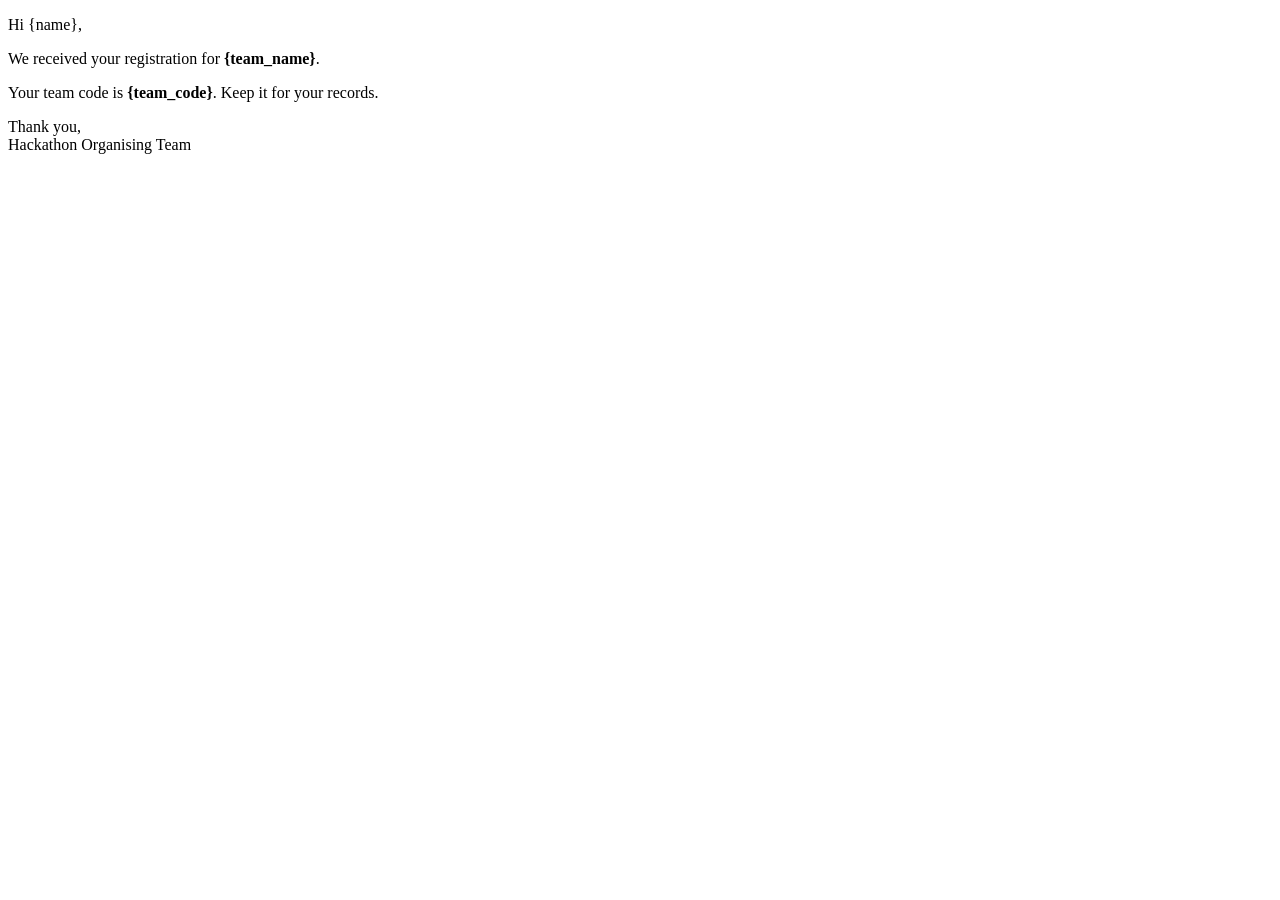
<file: email_template.html>
<!doctype html>
<html lang="en">
  <body>
    <p>Hi {name},</p>
    <p>We received your registration for <strong>{team_name}</strong>.</p>
    <p>Your team code is <strong>{team_code}</strong>. Keep it for your records.</p>
    <p>Thank you,<br>Hackathon Organising Team</p>
  </body>
</html>
</file>
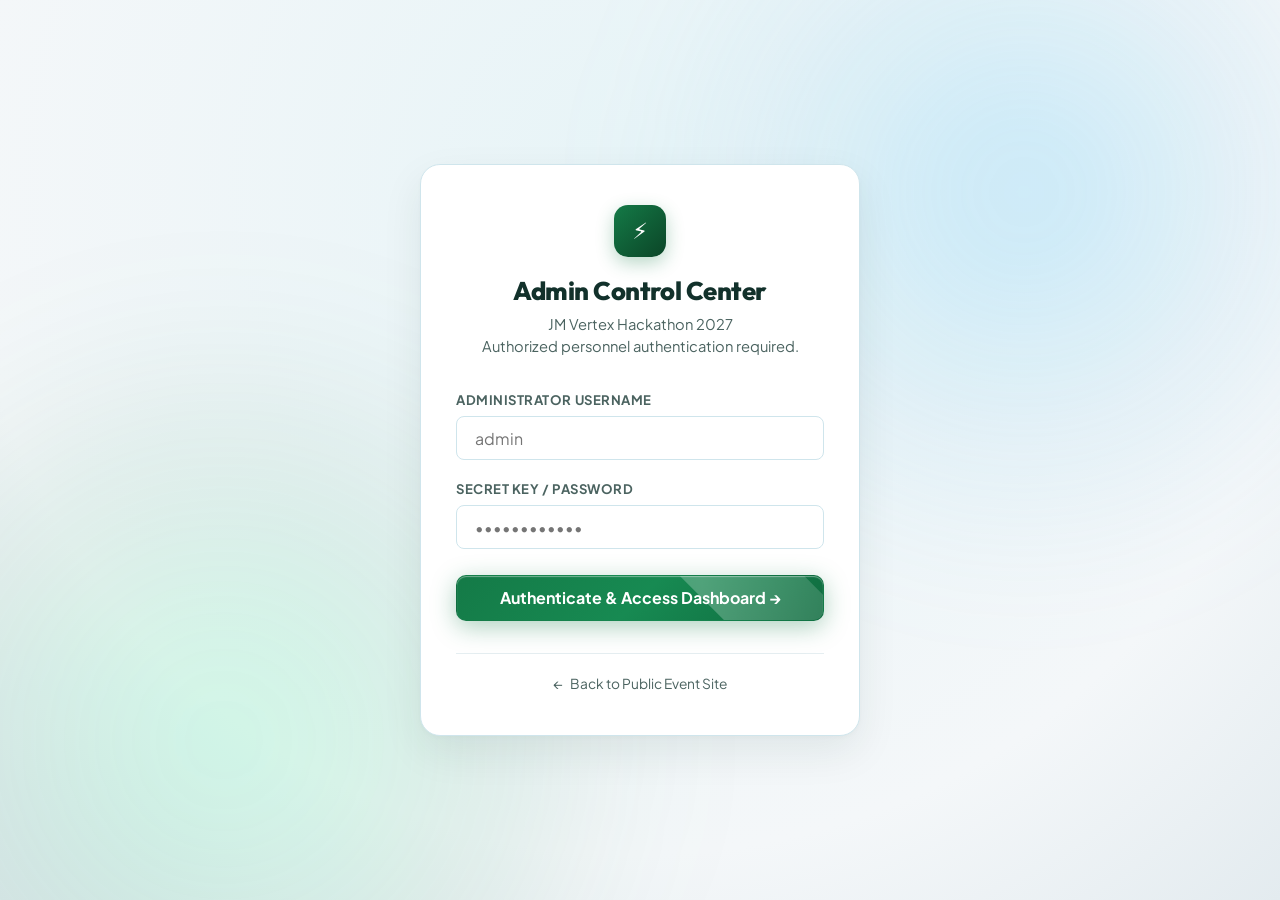
<file: static/admin-login.html>
<!doctype html>
<html lang="en">
<head>
  <meta charset="utf-8">
  <meta name="viewport" content="width=device-width, initial-scale=1">
  <title>Admin Portal Access · JM Vertex Hackathon 2027</title>

  <!-- Favicon -->
  <link rel="icon" type="image/svg+xml" href="data:image/svg+xml,%3Csvg xmlns='http://www.w3.org/2000/svg' viewBox='0 0 32 32'%3E%3Crect width='32' height='32' rx='8' fill='%23147A47'/%3E%3Cpath d='M8 8 L24 24 M24 8 L8 24' stroke='%235BB8E8' stroke-width='4' stroke-linecap='round'/%3E%3C/svg%3E">

  <!-- Fonts & Theme CSS -->
  <link rel="preconnect" href="https://fonts.googleapis.com">
  <link rel="preconnect" href="https://fonts.gstatic.com" crossorigin>
  <link rel="stylesheet" href="/static/css/theme.css">
  <style>
    body {
      min-height: 100vh;
      display: grid;
      place-items: center;
      background: radial-gradient(circle at 50% 20%, #E7F4F7 0%, #F4F7F9 70%, #E3EBEF 100%);
      padding: 1.5rem 1rem;
      margin: 0;
    }
    .admin-login-card {
      background: #FFFFFF;
      border: 1.5px solid #CFE5EC;
      border-radius: 20px;
      padding: 2.5rem 2.2rem;
      box-shadow: 0 16px 40px rgba(18, 49, 43, 0.08), 0 2px 6px rgba(18, 49, 43, 0.03);
      position: relative;
      overflow: hidden;
    }
    .admin-login-card::before {
      content: "";
      position: absolute;
      top: 0;
      left: 0;
      right: 0;
      height: 4px;
      background: linear-gradient(90deg, var(--green), var(--cyan), var(--green-dark));
    }
    .login-icon-badge {
      width: 52px;
      height: 52px;
      border-radius: 14px;
      background: linear-gradient(135deg, var(--green), #0B4527);
      display: grid;
      place-items: center;
      color: #FFFFFF;
      font-size: 1.4rem;
      margin: 0 auto 1.2rem;
      box-shadow: 0 6px 18px rgba(20, 122, 71, 0.3);
    }
  </style>
</head>
<body>

  <main style="width:min(440px, 100%);">
    <div class="admin-login-card">
      <div style="text-align:center; margin-bottom:2rem;">
        <div class="login-icon-badge">⚡</div>
        <h2 style="font-size:1.6rem; font-weight:800; color:var(--text); margin-bottom:0.4rem; letter-spacing:-0.02em;">Admin Control Center</h2>
        <p class="muted" style="font-size:0.92rem; margin:0; line-height:1.5;">JM Vertex Hackathon 2027<br>Authorized personnel authentication required.</p>
      </div>

      <form id="adminLoginForm" novalidate>
        <div id="loginError" class="status err" hidden style="margin-bottom:1.2rem; font-size:0.88rem; padding:0.75rem 1rem; border-radius:10px;"></div>

        <div class="field" style="margin-bottom:1.1rem;">
          <label for="adm_user" style="font-size:0.82rem; font-weight:700; text-transform:uppercase; letter-spacing:0.04em; color:#4B6360; margin-bottom:0.4rem; display:block;">Administrator Username</label>
          <input type="text" id="adm_user" name="username" class="admin-input-control" placeholder="admin" required autocomplete="username" style="width:100%; height:44px;">
        </div>

        <div class="field" style="margin-bottom:1.6rem;">
          <label for="adm_pass" style="font-size:0.82rem; font-weight:700; text-transform:uppercase; letter-spacing:0.04em; color:#4B6360; margin-bottom:0.4rem; display:block;">Secret Key / Password</label>
          <input type="password" id="adm_pass" name="password" class="admin-input-control" placeholder="••••••••••••" required autocomplete="current-password" style="width:100%; height:44px;">
        </div>

        <button type="submit" class="btn btn-primary" id="btnLoginSubmit" style="width:100%; height:46px; font-size:1rem; font-weight:700; border-radius:10px;">
          Authenticate & Access Dashboard →
        </button>
      </form>

      <div style="text-align:center; margin-top:2rem; padding-top:1.2rem; border-top:1px solid #E5EEF1; font-size:0.86rem;">
        <a href="/" class="muted" style="text-decoration:none; display:inline-flex; align-items:center; gap:0.4rem; color:#4B6360;">
          <span>←</span> Back to Public Event Site
        </a>
      </div>
    </div>
  </main>

  <script src="/static/js/common.js"></script>
  <script>
    (() => {
      const { $, postJSON, setLoading } = HK;
      const form = $("#adminLoginForm");
      const errBox = $("#loginError");
      const submitBtn = $("#btnLoginSubmit");

      form.addEventListener("submit", async (e) => {
        e.preventDefault();
        errBox.hidden = true;
        setLoading(submitBtn, true);

        const username = form.username.value.trim();
        const password = form.password.value;

        if (!username || !password) {
          errBox.hidden = false;
          errBox.textContent = "Please enter both username and password.";
          setLoading(submitBtn, false);
          return;
        }

        try {
          const res = await postJSON("/api/admin/login", { username, password });
          if (res && res.ok) {
            if (res.token) {
              try {
                localStorage.setItem("hackathon_admin_token", res.token);
              } catch {}
              document.cookie = `hackathon_admin_session=${res.token}; path=/; max-age=43200; SameSite=Lax`;
            }
            // Navigate directly to /admin with query token fallback to guarantee session entry
            window.location.href = "/admin?token=" + encodeURIComponent(res.token || "");
          } else {
            errBox.hidden = false;
            errBox.textContent = "Authentication failed. Please verify your credentials.";
          }
        } catch (err) {
          errBox.hidden = false;
          errBox.textContent = err.detail || err.message || "Invalid username or password. Access denied.";
        } finally {
          setLoading(submitBtn, false);
        }
      });
    })();
  </script>
</body>
</html>
</file>
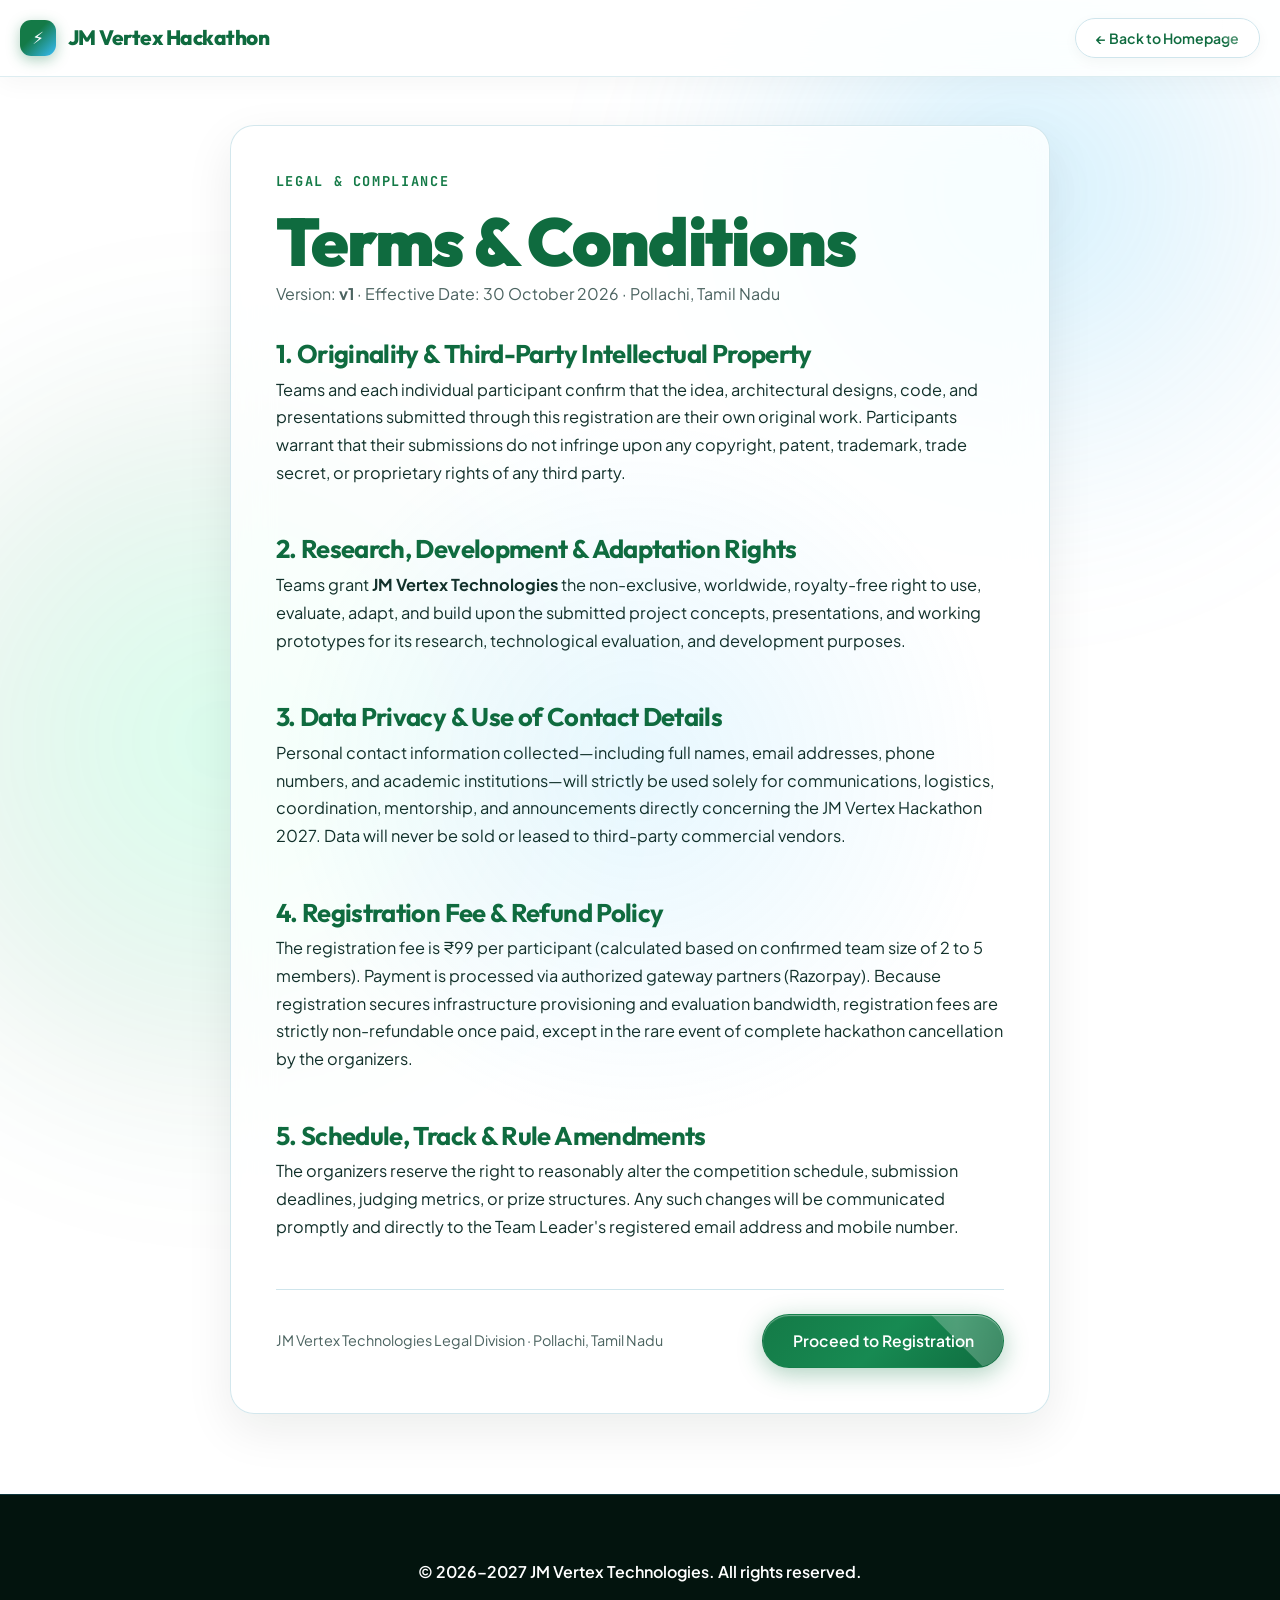
<file: static/terms.html>
<!doctype html>
<html lang="en">
<head>
  <meta charset="utf-8">
  <meta name="viewport" content="width=device-width, initial-scale=1">
  <title>Terms & Conditions · JM Vertex Hackathon 2027</title>
  <meta name="description" content="Official Terms and Conditions for JM Vertex Hackathon 2027 registration and project submissions in Pollachi, Tamil Nadu.">

  <!-- Favicon -->
  <link rel="icon" type="image/svg+xml" href="data:image/svg+xml,%3Csvg xmlns='http://www.w3.org/2000/svg' viewBox='0 0 32 32'%3E%3Crect width='32' height='32' rx='8' fill='%23147A47'/%3E%3Cpath d='M8 8 L24 24 M24 8 L8 24' stroke='%235BB8E8' stroke-width='4' stroke-linecap='round'/%3E%3C/svg%3E">

  <!-- Fonts & Theme CSS -->
  <link rel="preconnect" href="https://fonts.googleapis.com">
  <link rel="preconnect" href="https://fonts.gstatic.com" crossorigin>
  <link rel="stylesheet" href="/static/css/theme.css">
</head>
<body>

  <!-- Navigation -->
  <header class="nav">
    <div class="container nav-inner">
      <a class="brand" href="/">
        <span class="brand-mark" aria-hidden="true">⚡</span>
        <span class="brand-text">JM Vertex Hackathon</span>
      </a>
      <a class="btn btn-outline btn-sm" href="/">← Back to Homepage</a>
    </div>
  </header>

  <main class="container" style="padding:3rem 0 5rem; max-width:820px;" id="main">
    <div class="glass-panel">
      <span class="section-tag">LEGAL & COMPLIANCE</span>
      <h1>Terms & Conditions</h1>
      <p class="muted">Version: <strong>v1</strong> · Effective Date: 30 October 2026 · Pollachi, Tamil Nadu</p>

      <div style="margin:2rem 0; display:grid; gap:2rem; font-size:1.02rem; line-height:1.7;">
        <div>
          <h3 style="color:var(--green-dark); margin-bottom:0.4rem;">1. Originality & Third-Party Intellectual Property</h3>
          <p>
            Teams and each individual participant confirm that the idea, architectural designs, code, and presentations submitted through this registration are their own original work. Participants warrant that their submissions do not infringe upon any copyright, patent, trademark, trade secret, or proprietary rights of any third party.
          </p>
        </div>

        <div>
          <h3 style="color:var(--green-dark); margin-bottom:0.4rem;">2. Research, Development & Adaptation Rights</h3>
          <p>
            Teams grant <strong>JM Vertex Technologies</strong> the non-exclusive, worldwide, royalty-free right to use, evaluate, adapt, and build upon the submitted project concepts, presentations, and working prototypes for its research, technological evaluation, and development purposes.
          </p>
        </div>

        <div>
          <h3 style="color:var(--green-dark); margin-bottom:0.4rem;">3. Data Privacy & Use of Contact Details</h3>
          <p>
            Personal contact information collected—including full names, email addresses, phone numbers, and academic institutions—will strictly be used solely for communications, logistics, coordination, mentorship, and announcements directly concerning the JM Vertex Hackathon 2027. Data will never be sold or leased to third-party commercial vendors.
          </p>
        </div>

        <div>
          <h3 style="color:var(--green-dark); margin-bottom:0.4rem;">4. Registration Fee & Refund Policy</h3>
          <p>
            The registration fee is ₹99 per participant (calculated based on confirmed team size of 2 to 5 members). Payment is processed via authorized gateway partners (Razorpay). Because registration secures infrastructure provisioning and evaluation bandwidth, registration fees are strictly non-refundable once paid, except in the rare event of complete hackathon cancellation by the organizers.
          </p>
        </div>

        <div>
          <h3 style="color:var(--green-dark); margin-bottom:0.4rem;">5. Schedule, Track & Rule Amendments</h3>
          <p>
            The organizers reserve the right to reasonably alter the competition schedule, submission deadlines, judging metrics, or prize structures. Any such changes will be communicated promptly and directly to the Team Leader's registered email address and mobile number.
          </p>
        </div>
      </div>

      <div style="border-top:1px solid var(--border); padding-top:1.5rem; display:flex; justify-content:space-between; align-items:center;">
        <span class="muted" style="font-size:0.9rem;">JM Vertex Technologies Legal Division · Pollachi, Tamil Nadu</span>
        <a class="btn btn-primary" href="/register">Proceed to Registration</a>
      </div>
    </div>
  </main>

  <footer class="footer">
    <div class="container" style="text-align:center;">
      <p style="color:#FFFFFF !important; opacity:1 !important; margin:0; font-weight:600;">© 2026–2027 JM Vertex Technologies. All rights reserved.</p>
    </div>
  </footer>
</body>
</html>
</file>
<file: static/css/theme.css>
/* ==========================================================================
   JM VERTEX HACKATHON 2027 · 3D WEBFLOW AWWWARDS DESIGN SYSTEM
   Strict Brand Palette: Green (#147A47) + Light Blue (#5BB8E8) + White (#FFFFFF)
   Deep Dark Obsidian Accents (#041610) · Reactive 3D Glassmorphism · WCAG AA
   ========================================================================== */

@import url('https://fonts.googleapis.com/css2?family=JetBrains+Mono:wght@400;500;600;700&family=Outfit:wght@400;500;600;700;800;900&family=Plus+Jakarta+Sans:wght@300;400;500;600;700;800&family=Space+Grotesk:wght@500;600;700&display=swap');

:root {
  /* Brand Core Colors (Requirement Document Section 3) */
  --green: #147A47;
  --green-hover: #0F6B3F;
  --green-dark: #0F6B3F;
  --green-tint: #E6F6EC;
  --green-glow: rgba(20, 122, 71, 0.35);

  --blue: #5BB8E8;
  --blue-pale: #E3F3FC;
  --blue-tint: #F0F9FF;
  --blue-glow: rgba(91, 184, 232, 0.4);

  --white: #FFFFFF;
  --text: #12312B;
  --text-muted: #4B6360;
  --border: #CFE5EC;
  --border-light: rgba(207, 229, 236, 0.7);

  /* Webflow Showcase Dark & Neon Holographic Extensions */
  --dark-obsidian: #03140E;
  --dark-surface: #07261C;
  --dark-card: rgba(6, 30, 22, 0.75);
  --dark-border: rgba(56, 189, 248, 0.28);
  --neon-emerald: #00FF87;
  --neon-cyan: #38BDF8;
  --neon-blue: #5BB8E8;

  --error: #C62828;
  --error-bg: #FFEBEE;
  --warn: #B26A00;
  --warn-bg: #FFF8E1;

  /* Ultimate Glassmorphism Tokens */
  --glass-bg: rgba(255, 255, 255, 0.82);
  --glass-bg-hover: rgba(255, 255, 255, 0.94);
  --glass-border: rgba(207, 229, 236, 0.9);
  --glass-specular: rgba(255, 255, 255, 0.95);
  --glass-shadow: 0 16px 48px rgba(3, 20, 14, 0.08);
  --glass-blur: blur(20px) saturate(180%);

  /* Typography */
  --font-heading: 'Outfit', 'Space Grotesk', system-ui, sans-serif;
  --font-body: 'Plus Jakarta Sans', system-ui, -apple-system, sans-serif;
  --font-mono: 'JetBrains Mono', monospace;

  --radius-sm: 8px;
  --radius-md: 14px;
  --radius-lg: 24px;
  --radius-full: 9999px;

  --transition-fast: 0.15s ease;
  --transition-smooth: 0.35s cubic-bezier(0.16, 1, 0.3, 1);
  --transition-bounce: 0.5s cubic-bezier(0.34, 1.56, 0.64, 1);
}

*, *::before, *::after {
  box-sizing: border-box;
  margin: 0;
  padding: 0;
}

html {
  scroll-behavior: smooth;
  scroll-padding-top: 84px;
}

body {
  font-family: var(--font-body);
  color: var(--text);
  background-color: var(--white);
  line-height: 1.6;
  font-size: 16px;
  -webkit-font-smoothing: antialiased;
  overflow-x: hidden;
  position: relative;
}

/* Ambient 3D Cyber Aurora Light Mesh in Background */
body::before {
  content: "";
  position: fixed;
  top: -15vw;
  right: -10vw;
  width: 60vw;
  height: 60vw;
  border-radius: 50%;
  background: radial-gradient(circle, rgba(56, 189, 248, 0.22) 0%, rgba(91, 184, 232, 0.08) 45%, transparent 75%);
  pointer-events: none;
  z-index: -2;
  filter: blur(60px);
  animation: float-aurora-1 18s ease-in-out infinite alternate;
}

body::after {
  content: "";
  position: fixed;
  bottom: -20vw;
  left: -15vw;
  width: 65vw;
  height: 65vw;
  border-radius: 50%;
  background: radial-gradient(circle, rgba(0, 255, 135, 0.16) 0%, rgba(20, 122, 71, 0.08) 50%, transparent 75%);
  pointer-events: none;
  z-index: -2;
  filter: blur(70px);
  animation: float-aurora-2 22s ease-in-out infinite alternate;
}

@keyframes float-aurora-1 {
  0% { transform: translate(0, 0) scale(1); }
  100% { transform: translate(-8vw, 10vw) scale(1.15); }
}

@keyframes float-aurora-2 {
  0% { transform: translate(0, 0) scale(1); }
  100% { transform: translate(10vw, -8vw) scale(1.1); }
}

/* Typography */
h1, h2, h3, h4, h5, h6 {
  font-family: var(--font-heading);
  color: var(--green-dark);
  line-height: 1.18;
  font-weight: 700;
  letter-spacing: -0.025em;
}

h1 { font-size: clamp(2.4rem, 6vw, 4.2rem); font-weight: 900; }
h2 { font-size: clamp(1.8rem, 4vw, 2.8rem); font-weight: 800; }
h3 { font-size: clamp(1.25rem, 2.5vw, 1.6rem); font-weight: 700; }
h4 { font-size: 1.15rem; }

p { margin-bottom: 1rem; color: var(--text); }
.muted { color: var(--text-muted); }
.mono { font-family: var(--font-mono); }
a { color: var(--green); text-decoration: none; transition: color var(--transition-fast); }
a:hover { color: var(--green-dark); }

.container {
  width: min(1240px, 100% - 2.5rem);
  margin-inline: auto;
}

/* ==========================================================================
   CUSTOM 3D CYBER CURSOR (Webflow-grade)
   ========================================================================== */
.cursor-dot {
  position: fixed;
  top: -5px;
  left: -5px;
  width: 10px;
  height: 10px;
  background: var(--neon-cyan);
  border-radius: 50%;
  pointer-events: none;
  z-index: 999999;
  box-shadow: 0 0 12px var(--neon-cyan), 0 0 20px rgba(0, 255, 135, 0.8);
  transition: opacity 0.2s ease;
  will-change: transform;
}

.cursor-ring {
  position: fixed;
  top: -22px;
  left: -22px;
  width: 44px;
  height: 44px;
  border: 1.8px solid rgba(56, 189, 248, 0.65);
  border-radius: 50%;
  pointer-events: none;
  z-index: 999998;
  transition: width 0.3s cubic-bezier(0.16, 1, 0.3, 1),
              height 0.3s cubic-bezier(0.16, 1, 0.3, 1),
              background 0.3s cubic-bezier(0.16, 1, 0.3, 1),
              border-color 0.3s ease;
  will-change: transform;
}

.cursor-ring.is-hovered {
  top: -34px;
  left: -34px;
  width: 68px;
  height: 68px;
  background: rgba(56, 189, 248, 0.12);
  border-color: var(--neon-emerald);
  box-shadow: 0 0 24px rgba(0, 255, 135, 0.3);
}

@media (pointer: coarse) {
  .cursor-dot, .cursor-ring { display: none !important; }
}

/* ==========================================================================
   PRELOADER (3D Holographic Counter & Shimmer)
   ========================================================================== */
#preloader {
  position: fixed;
  inset: 0;
  z-index: 99999;
  background: radial-gradient(circle at center, #FFFFFF 0%, #E3F3FC 60%, #CFE5EC 100%);
  display: flex;
  flex-direction: column;
  justify-content: space-between;
  padding: clamp(1.8rem, 4vw, 3.5rem);
  overflow: hidden;
  transition: opacity 0.85s cubic-bezier(0.85, 0, 0.15, 1), transform 0.95s cubic-bezier(0.85, 0, 0.15, 1);
}

#preloader.loaded {
  opacity: 0;
  transform: translateY(-100%);
  pointer-events: none;
}

.preloader-top {
  display: flex;
  justify-content: space-between;
  align-items: center;
}

.preloader-brand {
  display: flex;
  align-items: center;
  gap: 0.85rem;
  font-family: var(--font-heading);
  font-weight: 800;
  font-size: 1.25rem;
  color: var(--green-dark);
}

.preloader-brand-icon {
  width: 36px;
  height: 36px;
  border-radius: 10px;
  background: linear-gradient(135deg, var(--green) 30%, var(--neon-cyan) 100%);
  box-shadow: 0 4px 18px var(--blue-glow);
  display: flex;
  align-items: center;
  justify-content: center;
  color: #fff;
  font-size: 1.1rem;
}

.preloader-status {
  font-family: var(--font-mono);
  font-size: 0.82rem;
  color: var(--text-muted);
  text-transform: uppercase;
  letter-spacing: 0.12em;
  display: flex;
  align-items: center;
  gap: 0.65rem;
}

.status-dot-pulse {
  width: 9px;
  height: 9px;
  border-radius: 50%;
  background: var(--neon-emerald);
  box-shadow: 0 0 10px var(--neon-emerald);
  animation: pulse-dot 1.5s infinite;
}

@keyframes pulse-dot {
  0% { transform: scale(0.9); box-shadow: 0 0 0 0 rgba(0, 255, 135, 0.7); }
  70% { transform: scale(1.2); box-shadow: 0 0 0 12px rgba(0, 255, 135, 0); }
  100% { transform: scale(0.9); box-shadow: 0 0 0 0 rgba(0, 255, 135, 0); }
}

.preloader-center {
  position: absolute;
  top: 50%;
  left: 50%;
  transform: translate(-50%, -50%);
  text-align: center;
}

.preloader-graphic {
  position: relative;
  width: 150px;
  height: 150px;
  margin: 0 auto 1.8rem;
}

.preloader-ring {
  position: absolute;
  inset: 0;
  border-radius: 50%;
  border: 2px dashed var(--neon-cyan);
  animation: spin 12s linear infinite;
}

.preloader-ring-inner {
  position: absolute;
  inset: 14px;
  border-radius: 50%;
  border: 2.5px solid var(--green);
  border-top-color: transparent;
  animation: spin 2.4s linear infinite reverse;
}

.preloader-logo-glyph {
  position: absolute;
  inset: 32px;
  background: linear-gradient(135deg, var(--green-tint), var(--blue-pale));
  border-radius: 50%;
  display: flex;
  align-items: center;
  justify-content: center;
  font-family: var(--font-heading);
  font-weight: 900;
  font-size: 2rem;
  color: var(--green);
  box-shadow: 0 8px 30px var(--blue-glow);
}

.preloader-quote {
  font-family: var(--font-heading);
  font-size: 1.45rem;
  font-weight: 700;
  color: var(--green-dark);
  letter-spacing: -0.015em;
}

.preloader-bottom {
  display: flex;
  justify-content: space-between;
  align-items: flex-end;
  gap: 2rem;
}

.preloader-counter-wrap {
  font-family: var(--font-mono);
  font-size: clamp(4rem, 10vw, 7rem);
  font-weight: 800;
  color: var(--green-dark);
  line-height: 0.9;
  display: flex;
  align-items: baseline;
}

.preloader-counter-wrap small {
  font-size: 0.38em;
  color: var(--blue);
  margin-left: 0.2rem;
}

.preloader-bar-wrap {
  flex: 1;
  max-width: 520px;
  display: flex;
  flex-direction: column;
  gap: 0.65rem;
}

.preloader-bar-track {
  width: 100%;
  height: 8px;
  background: rgba(207, 229, 236, 0.8);
  border-radius: var(--radius-full);
  overflow: hidden;
  position: relative;
}

.preloader-bar-fill {
  height: 100%;
  width: 0%;
  background: linear-gradient(90deg, var(--green), var(--neon-cyan), var(--neon-emerald));
  border-radius: var(--radius-full);
  transition: width 0.12s ease;
  box-shadow: 0 0 16px var(--blue-glow);
}

/* ==========================================================================
   NAVIGATION
   ========================================================================== */
.nav {
  position: sticky;
  top: 0;
  z-index: 1000;
  background: rgba(255, 255, 255, 0.88);
  backdrop-filter: var(--glass-blur);
  -webkit-backdrop-filter: var(--glass-blur);
  border-bottom: 1px solid var(--border-light);
  box-shadow: 0 6px 24px rgba(4, 20, 14, 0.04);
  transition: all var(--transition-smooth);
}

.nav-inner {
  display: flex;
  align-items: center;
  justify-content: space-between;
  min-height: 76px;
  gap: 1.5rem;
}

.brand {
  display: flex;
  align-items: center;
  gap: 0.75rem;
  font-family: var(--font-heading);
  font-weight: 800;
  font-size: 1.3rem;
  color: var(--green-dark);
  letter-spacing: -0.025em;
}

.brand-mark {
  width: 36px;
  height: 36px;
  border-radius: 11px;
  background: linear-gradient(135deg, var(--green) 40%, var(--neon-cyan) 100%);
  display: flex;
  align-items: center;
  justify-content: center;
  color: #fff;
  font-size: 1.05rem;
  box-shadow: 0 4px 14px var(--green-glow);
}

.nav-links {
  display: flex;
  align-items: center;
  gap: 0.6rem;
}

.nav-links a:not(.btn) {
  color: var(--text);
  font-weight: 600;
  font-size: 0.95rem;
  padding: 0.5rem 1rem;
  border-radius: var(--radius-full);
  transition: all var(--transition-fast);
}

.nav-links a:not(.btn):hover {
  background: var(--blue-pale);
  color: var(--green-dark);
}

/* Audio Toggle Control */
.btn-sound-toggle {
  width: 38px;
  height: 38px;
  border-radius: 50%;
  border: 1.5px solid var(--border);
  background: var(--white);
  color: var(--text-muted);
  display: grid;
  place-items: center;
  cursor: pointer;
  transition: all var(--transition-fast);
}

.btn-sound-toggle.is-active {
  border-color: var(--neon-emerald);
  color: var(--green);
  box-shadow: 0 0 12px rgba(0, 255, 135, 0.35);
}

@media (max-width: 890px) {
  .nav-links a:not(.btn) { display: none; }
}

/* ==========================================================================
   BUTTONS (High-Tech Specular & Gradient Hover)
   ========================================================================== */
.btn {
  display: inline-flex;
  align-items: center;
  justify-content: center;
  gap: 0.6rem;
  font-family: var(--font-body);
  font-weight: 600;
  font-size: 0.98rem;
  padding: 0.85rem 1.85rem;
  border-radius: var(--radius-full);
  border: 1.5px solid transparent;
  cursor: pointer;
  text-decoration: none;
  transition: all var(--transition-smooth);
  position: relative;
  overflow: hidden;
}

.btn::after {
  content: "";
  position: absolute;
  top: -50%;
  left: -50%;
  width: 200%;
  height: 200%;
  background: linear-gradient(45deg, transparent, rgba(255, 255, 255, 0.25), transparent);
  transform: rotate(45deg) translateY(-100%);
  transition: transform 0.6s ease;
}

.btn:hover::after {
  transform: rotate(45deg) translateY(100%);
}

.btn-primary {
  background: linear-gradient(135deg, var(--green) 0%, #178A52 50%, var(--green-dark) 100%);
  color: #FFFFFF;
  box-shadow: 0 6px 24px var(--green-glow), inset 0 1px 1px rgba(255, 255, 255, 0.4);
}

.btn-primary:hover {
  transform: translateY(-2px);
  box-shadow: 0 10px 30px rgba(20, 122, 71, 0.45);
  color: #FFFFFF;
}

.btn-outline {
  background: rgba(255, 255, 255, 0.92);
  color: var(--green-dark);
  border-color: var(--border);
  box-shadow: 0 4px 14px rgba(4, 20, 14, 0.04);
}

.btn-outline:hover {
  background: var(--green-tint);
  border-color: var(--green);
  color: var(--green-dark);
  transform: translateY(-2px);
}

.btn-cyan {
  background: linear-gradient(135deg, #0284C7 0%, var(--neon-cyan) 100%);
  color: #FFFFFF;
  font-weight: 700;
  box-shadow: 0 6px 20px var(--blue-glow), inset 0 1px 1px rgba(255, 255, 255, 0.5);
}

.btn-cyan:hover {
  transform: translateY(-2px);
  filter: brightness(1.08);
}

.btn-sm {
  padding: 0.5rem 1.25rem;
  font-size: 0.88rem;
}

.btn-lg {
  padding: 1.1rem 2.4rem;
  font-size: 1.12rem;
}

.btn[disabled], .btn:disabled {
  opacity: 0.55;
  cursor: not-allowed;
  pointer-events: none;
}

.btn.is-loading {
  color: transparent !important;
  pointer-events: none;
}

.btn.is-loading::after {
  content: "";
  position: absolute;
  width: 1.25rem;
  height: 1.25rem;
  border-radius: 50%;
  border: 2.5px solid rgba(255, 255, 255, 0.6);
  border-top-color: #FFFFFF;
  animation: spin 0.65s linear infinite;
}

@keyframes spin { to { transform: rotate(360deg); } }

/* ==========================================================================
   HERO SECTION & 3D WEBGL STAGE
   ========================================================================== */
.skip {
  position: absolute !important;
  top: -9999px !important;
  left: -9999px !important;
  width: 1px !important;
  height: 1px !important;
  overflow: hidden !important;
  clip: rect(0, 0, 0, 0) !important;
  white-space: nowrap !important;
}

.hero {
  position: relative;
  padding: clamp(1rem, 2.5vw, 1.8rem) 0 clamp(2.5rem, 5vw, 4.5rem);
  overflow: hidden;
}

/* 3D Three.js Canvas Container */
#hero3dContainer {
  position: absolute;
  top: 50%;
  right: -5%;
  transform: translateY(-50%);
  width: min(680px, 55vw);
  height: min(680px, 55vw);
  pointer-events: auto;
  cursor: grab;
  z-index: 1;
  opacity: 0.95;
}

#hero3dContainer:active {
  cursor: grabbing;
}

@media (max-width: 980px) {
  #hero3dContainer {
    position: relative;
    top: auto;
    right: auto;
    transform: none;
    width: 100%;
    height: 380px;
    margin: 1.5rem auto 0;
  }
}

.hero-grid {
  display: grid;
  grid-template-columns: 1.15fr 0.85fr;
  gap: 3.5rem;
  align-items: center;
  position: relative;
  z-index: 2;
}

@media (max-width: 980px) {
  .hero-grid {
    grid-template-columns: 1fr;
    gap: 2.5rem;
  }
}

.hero-badge {
  display: inline-flex;
  align-items: center;
  gap: 0.65rem;
  padding: 0.45rem 1.2rem;
  background: linear-gradient(135deg, rgba(227, 243, 252, 0.9) 0%, rgba(230, 246, 236, 0.8) 100%);
  border: 1px solid var(--border);
  border-radius: var(--radius-full);
  font-family: var(--font-mono);
  font-size: 0.82rem;
  font-weight: 700;
  color: var(--green-dark);
  margin-bottom: 0.75rem;
  box-shadow: 0 4px 16px rgba(56, 189, 248, 0.15);
}

.hero h1 {
  margin-bottom: 1.1rem;
}

.hero-title-accent {
  background: linear-gradient(135deg, var(--green-dark) 0%, var(--green) 45%, var(--neon-cyan) 100%);
  -webkit-background-clip: text;
  -webkit-text-fill-color: transparent;
  display: inline-block;
}

.hero .lead {
  font-size: 1.24rem;
  color: var(--text-muted);
  max-width: 48ch;
  line-height: 1.6;
  margin-bottom: 2rem;
}

/* Floating 3D HUD Chips */
.hero-hud-strip {
  display: flex;
  flex-wrap: wrap;
  gap: 0.75rem;
  margin-bottom: 2rem;
}

.hud-chip {
  display: inline-flex;
  align-items: center;
  gap: 0.5rem;
  padding: 0.4rem 0.9rem;
  border-radius: var(--radius-full);
  background: rgba(255, 255, 255, 0.85);
  backdrop-filter: blur(12px);
  border: 1px solid var(--border);
  font-family: var(--font-mono);
  font-size: 0.82rem;
  font-weight: 600;
  color: var(--green-dark);
  box-shadow: 0 4px 12px rgba(4, 20, 14, 0.04);
  transition: transform var(--transition-bounce), border-color var(--transition-fast);
}

.hud-chip:hover {
  transform: translateY(-3px) scale(1.04);
  border-color: var(--neon-cyan);
}

.hero-meta {
  display: flex;
  flex-wrap: wrap;
  gap: 1.2rem 2.2rem;
  margin-bottom: 2.2rem;
  font-weight: 600;
  color: var(--text);
  font-size: 0.98rem;
}

.hero-meta span {
  display: inline-flex;
  align-items: center;
  gap: 0.6rem;
}

.hero-meta svg {
  color: var(--green);
  flex-shrink: 0;
}

.cta-row {
  display: flex;
  flex-wrap: wrap;
  align-items: center;
  gap: 1rem;
  margin-bottom: 2.2rem;
}

/* ==========================================================================
   CYBER MARQUEE TICKER (Webflow-grade Infini-scroll)
   ========================================================================== */
.marquee-wrap {
  position: relative;
  width: 100%;
  overflow: hidden;
  background: var(--dark-obsidian);
  color: #FFFFFF;
  padding: 0.9rem 0;
  border-top: 1px solid rgba(56, 189, 248, 0.3);
  border-bottom: 1px solid rgba(0, 255, 135, 0.3);
  box-shadow: 0 8px 30px rgba(3, 20, 14, 0.15);
}

.marquee-track {
  display: flex;
  width: max-content;
  animation: marquee-scroll 24s linear infinite;
}

.marquee-track:hover {
  animation-play-state: paused;
}

@keyframes marquee-scroll {
  0% { transform: translateX(0); }
  100% { transform: translateX(-50%); }
}

.marquee-item {
  display: inline-flex;
  align-items: center;
  gap: 1.8rem;
  padding: 0 1.5rem;
  font-family: var(--font-heading);
  font-weight: 700;
  font-size: 0.92rem;
  letter-spacing: 0.08em;
  text-transform: uppercase;
  white-space: nowrap;
}

.marquee-dot {
  color: var(--neon-cyan);
  font-size: 0.8em;
}

/* ==========================================================================
   TICKET CARD WITH 3D PERSPECTIVE TILT & SPOTLIGHT
   ========================================================================== */
.ticket-stage {
  perspective: 1000px;
}

.ticket-card {
  position: relative;
  background: radial-gradient(600px circle at var(--mouse-x, 50%) var(--mouse-y, 50%), rgba(56, 189, 248, 0.14), transparent 45%), var(--glass-bg);
  backdrop-filter: var(--glass-blur);
  -webkit-backdrop-filter: var(--glass-blur);
  border-radius: var(--radius-lg);
  border: 1.5px solid var(--glass-border);
  box-shadow: 0 24px 70px rgba(3, 20, 14, 0.12), inset 0 1px 1px var(--glass-specular);
  overflow: hidden;
  transform: perspective(1000px) rotateX(var(--tilt-rx, 0deg)) rotateY(var(--tilt-ry, 0deg));
  transform-style: preserve-3d;
  transition: transform var(--transition-smooth), box-shadow var(--transition-smooth);
}

.ticket-top {
  padding: 2rem 2rem 1.5rem;
}

.ticket-header-row {
  display: flex;
  justify-content: space-between;
  align-items: center;
  margin-bottom: 0.75rem;
}

.ticket-tag {
  font-family: var(--font-mono);
  font-size: 0.78rem;
  text-transform: uppercase;
  letter-spacing: 0.1em;
  color: var(--green-dark);
  background: var(--green-tint);
  padding: 0.35rem 0.8rem;
  border-radius: var(--radius-full);
  font-weight: 700;
  border: 1px solid #bfe6cd;
}

.ticket-status-label {
  font-weight: 700;
  font-family: var(--font-heading);
  color: var(--green-dark);
  font-size: 1.15rem;
}

.countdown-grid {
  display: grid;
  grid-template-columns: repeat(4, 1fr);
  gap: 0.8rem;
  margin-top: 0.9rem;
}

.cd-box {
  background: linear-gradient(180deg, #FFFFFF 0%, var(--blue-pale) 100%);
  border: 1px solid var(--border);
  border-radius: var(--radius-md);
  padding: 1rem 0.35rem;
  text-align: center;
  box-shadow: 0 6px 16px rgba(56, 189, 248, 0.12);
}

.cd-box b {
  display: block;
  font-family: var(--font-mono);
  font-size: clamp(1.7rem, 4vw, 2.4rem);
  font-weight: 800;
  color: var(--green-dark);
  line-height: 1;
}

.cd-box small {
  font-size: 0.74rem;
  font-weight: 700;
  text-transform: uppercase;
  color: var(--text-muted);
  letter-spacing: 0.06em;
  margin-top: 0.35rem;
  display: block;
}

/* Holographic Perforated Ticket Notches */
.ticket-tear {
  position: relative;
  height: 24px;
  display: flex;
  align-items: center;
  margin: 0 -1px;
}

.ticket-tear-line {
  width: 100%;
  border-top: 2.5px dashed var(--border);
}

.ticket-notch-left, .ticket-notch-right {
  position: absolute;
  top: 50%;
  transform: translateY(-50%);
  width: 28px;
  height: 28px;
  border-radius: 50%;
  background: var(--white);
  border: 1.5px solid var(--border);
  z-index: 2;
}

.ticket-notch-left { left: -14px; box-shadow: inset -3px 0 8px rgba(3, 20, 14, 0.06); }
.ticket-notch-right { right: -14px; box-shadow: inset 3px 0 8px rgba(3, 20, 14, 0.06); }

.ticket-bottom {
  padding: 1.5rem 2rem 2rem;
  display: grid;
  grid-template-columns: 1fr 1fr;
  gap: 1.3rem;
  background: rgba(227, 243, 252, 0.35);
}

.ticket-fact small {
  display: block;
  font-size: 0.8rem;
  color: var(--text-muted);
  text-transform: uppercase;
  letter-spacing: 0.05em;
  font-weight: 600;
  margin-bottom: 0.25rem;
}

.ticket-fact strong {
  font-family: var(--font-heading);
  font-size: 1.15rem;
  color: var(--green-dark);
  font-weight: 700;
}

/* ==========================================================================
   SECTIONS & MAXIMUM GLASSMORPHISM CARDS
   ========================================================================== */
section {
  padding: clamp(3.5rem, 7vw, 6rem) 0;
  position: relative;
}

.section-alt {
  background: linear-gradient(180deg, rgba(227, 243, 252, 0.45) 0%, rgba(227, 243, 252, 0.85) 100%);
  border-top: 1px solid var(--border-light);
  border-bottom: 1px solid var(--border-light);
}

.section-dark {
  background: radial-gradient(circle at top right, #082d20 0%, var(--dark-obsidian) 70%);
  color: #FFFFFF;
  border-top: 1px solid rgba(56, 189, 248, 0.2);
  border-bottom: 1px solid rgba(0, 255, 135, 0.2);
}

.section-dark h2, .section-dark h3 {
  color: #FFFFFF;
}

.section-dark .muted {
  color: #94a3b8;
}

.section-head {
  max-width: 700px;
  margin-bottom: 3rem;
}

.section-tag {
  font-family: var(--font-mono);
  font-size: 0.85rem;
  font-weight: 700;
  text-transform: uppercase;
  letter-spacing: 0.12em;
  color: var(--green);
  margin-bottom: 0.6rem;
  display: block;
}

.section-dark .section-tag {
  color: var(--neon-cyan);
}

/* Reactive Spotlight Glass Panels */
.glass-panel {
  position: relative;
  background: radial-gradient(800px circle at var(--mouse-x, 50%) var(--mouse-y, 50%), rgba(56, 189, 248, 0.12), transparent 45%), var(--glass-bg);
  backdrop-filter: var(--glass-blur);
  -webkit-backdrop-filter: var(--glass-blur);
  border: 1.5px solid var(--glass-border);
  border-radius: var(--radius-lg);
  padding: clamp(1.8rem, 4.5vw, 2.8rem);
  box-shadow: var(--glass-shadow), inset 0 1px 1px var(--glass-specular);
  transform: perspective(1000px) rotateX(var(--tilt-rx, 0deg)) rotateY(var(--tilt-ry, 0deg));
  transform-style: preserve-3d;
  transition: transform var(--transition-smooth), border-color var(--transition-fast), box-shadow var(--transition-smooth);
}

.glass-panel:hover {
  border-color: rgba(56, 189, 248, 0.85);
  box-shadow: 0 20px 60px rgba(3, 20, 14, 0.14);
}

/* 3D Thematic Track Cards */
.tracks-grid {
  display: grid;
  grid-template-columns: repeat(auto-fit, minmax(280px, 1fr));
  gap: 1.8rem;
}

.track-card {
  position: relative;
  background: radial-gradient(500px circle at var(--mouse-x, 50%) var(--mouse-y, 50%), rgba(0, 255, 135, 0.12), transparent 45%), var(--white);
  border: 1.5px solid var(--border);
  border-radius: var(--radius-lg);
  padding: 2.2rem;
  box-shadow: var(--glass-shadow);
  transform: perspective(1000px) rotateX(var(--tilt-rx, 0deg)) rotateY(var(--tilt-ry, 0deg));
  transform-style: preserve-3d;
  transition: transform var(--transition-smooth), border-color var(--transition-smooth), box-shadow var(--transition-smooth);
  display: flex;
  flex-direction: column;
  justify-content: space-between;
  overflow: hidden;
}

.track-card::before {
  content: "";
  position: absolute;
  top: 0;
  left: 0;
  right: 0;
  height: 5px;
  background: linear-gradient(90deg, var(--green), var(--neon-cyan), var(--neon-emerald));
}

.track-card:hover {
  transform: translateY(-8px) perspective(1000px) rotateX(var(--tilt-rx, 0deg)) rotateY(var(--tilt-ry, 0deg));
  border-color: var(--neon-cyan);
  box-shadow: 0 24px 65px rgba(3, 20, 14, 0.15), 0 0 20px rgba(56, 189, 248, 0.2);
}

.track-number {
  font-family: var(--font-mono);
  font-size: 0.88rem;
  font-weight: 700;
  color: var(--neon-cyan);
  margin-bottom: 0.9rem;
  display: block;
}

.track-card h3 {
  color: var(--green-dark);
  font-size: 1.3rem;
  line-height: 1.3;
  margin-bottom: 0.9rem;
}

/* Timeline */
.timeline-wrap {
  position: relative;
  padding-left: 2.4rem;
  border-left: 3px solid var(--neon-cyan);
  display: grid;
  gap: 2.2rem;
  max-width: 700px;
}

.timeline-item {
  position: relative;
}

.timeline-item::before {
  content: "";
  position: absolute;
  left: calc(-2.4rem - 10px);
  top: 0.35rem;
  width: 18px;
  height: 18px;
  border-radius: 50%;
  background: var(--white);
  border: 4.5px solid var(--green);
  box-shadow: 0 0 0 5px var(--blue-pale), 0 0 16px var(--blue-glow);
}

.timeline-item strong {
  display: block;
  font-family: var(--font-heading);
  font-size: 1.2rem;
  color: var(--green-dark);
}

.timeline-item span {
  font-family: var(--font-mono);
  font-size: 0.94rem;
  color: var(--text-muted);
}

/* Fee & Download Box Split */
.split-grid {
  display: grid;
  grid-template-columns: 1fr 1fr;
  gap: 2rem;
}

@media (max-width: 820px) {
  .split-grid { grid-template-columns: 1fr; }
}

.fee-display {
  font-family: var(--font-mono);
  font-size: clamp(3rem, 7vw, 4.2rem);
  font-weight: 900;
  color: var(--green-dark);
  line-height: 1;
  margin: 0.6rem 0 1.2rem;
}

/* FAQ Accordion */
.faq-grid {
  max-width: 840px;
  display: grid;
  gap: 1.1rem;
}

.faq-item {
  background: var(--white);
  border: 1.5px solid var(--border);
  border-radius: var(--radius-md);
  padding: 0.6rem 1.6rem;
  box-shadow: 0 4px 16px rgba(4, 20, 14, 0.03);
  transition: all var(--transition-fast);
}

.faq-item[open] {
  border-color: var(--green);
  box-shadow: 0 10px 30px rgba(20, 122, 71, 0.1);
}

.faq-item summary {
  font-family: var(--font-heading);
  font-weight: 700;
  font-size: 1.1rem;
  padding: 0.95rem 0;
  cursor: pointer;
  color: var(--green-dark);
  list-style-position: inside;
}

.faq-item p {
  padding: 0.3rem 0 1rem;
  color: var(--text-muted);
  line-height: 1.65;
}

/* Forms & Inputs */
.field {
  margin-bottom: 1.4rem;
  position: relative;
}

.field label {
  display: block;
  font-weight: 600;
  font-size: 0.94rem;
  margin-bottom: 0.45rem;
  color: var(--green-dark);
}

.field input, .field select, .field textarea {
  width: 100%;
  font-family: var(--font-body);
  font-size: 1rem;
  color: var(--text);
  background: var(--white);
  padding: 0.85rem 1.1rem;
  border: 1.5px solid var(--border);
  border-radius: var(--radius-sm);
  transition: all var(--transition-fast);
}

.field input:focus, .field select:focus, .field textarea:focus {
  outline: none;
  border-color: var(--green);
  box-shadow: 0 0 0 4px var(--blue-pale), 0 0 16px rgba(56, 189, 248, 0.25);
}

.field.has-error input, .field.has-error select, .field.has-error textarea {
  border-color: var(--error);
  background-color: #FFFDFD;
}

.field-error {
  color: var(--error);
  font-size: 0.86rem;
  font-weight: 600;
  margin-top: 0.35rem;
  display: block;
}

/* ==========================================================================
   SCROLL REVEAL ANIMATIONS
   ========================================================================== */
.reveal-element {
  opacity: 0;
  transform: translateY(28px);
  transition: opacity 0.75s cubic-bezier(0.16, 1, 0.3, 1), transform 0.75s cubic-bezier(0.16, 1, 0.3, 1);
  transition-delay: var(--stagger-delay, 0ms);
}

.reveal-element.is-revealed {
  opacity: 1;
  transform: translateY(0);
}

/* Footer */
.footer {
  background: var(--dark-obsidian);
  color: #FFFFFF;
  padding: 4rem 0 2.5rem;
  border-top: 1px solid rgba(56, 189, 248, 0.2);
}

.footer p, .footer span, .footer div {
  color: #FFFFFF !important;
}

.footer p {
  opacity: 1 !important;
}

.footer a { color: #FFFFFF; opacity: 0.85; }
.footer a:hover { opacity: 1; text-decoration: underline; color: var(--neon-cyan); }

.footer-inner {
  display: flex;
  flex-wrap: wrap;
  justify-content: space-between;
  align-items: center;
  gap: 2rem;
  border-bottom: 1px solid rgba(255, 255, 255, 0.12);
  padding-bottom: 2.2rem;
  margin-bottom: 1.8rem;
}

@media (prefers-reduced-motion: reduce) {
  *, *::before, *::after {
    animation: none !important;
    transition: none !important;
  }
}


/* ==========================================================================
   ADMIN PORTAL DASHBOARD (Minimal, Professional, Well-Aligned, Zero Bloat)
   ========================================================================== */
.admin-shell {
  min-height: 100vh;
  background-color: #F4F7F9 !important;
  color: #12312B;
}

.admin-shell *, .admin-shell *::before, .admin-shell *::after {
  cursor: default;
  transform: none !important;
}

.admin-shell a, .admin-shell button, .admin-shell select, .admin-shell input {
  cursor: pointer !important;
}

.admin-nav {
  background: #FFFFFF;
  border-bottom: 1.5px solid #CFE5EC;
  min-height: 68px;
  padding: 0.75rem 2rem;
  display: flex;
  justify-content: space-between;
  align-items: center;
  gap: 1.5rem;
  box-shadow: 0 2px 10px rgba(18, 49, 43, 0.04);
}

.admin-nav-left {
  display: flex;
  align-items: center;
  gap: 1.25rem;
}

.admin-nav-right {
  display: flex;
  align-items: center;
  gap: 1.25rem;
}

.admin-metrics-grid {
  display: grid;
  grid-template-columns: repeat(5, 1fr);
  gap: 1.25rem;
  margin-bottom: 1.75rem;
}

@media (max-width: 1100px) {
  .admin-metrics-grid {
    grid-template-columns: repeat(3, 1fr);
  }
}

@media (max-width: 720px) {
  .admin-metrics-grid {
    grid-template-columns: 1fr;
  }
}

.metric-card {
  background: #FFFFFF;
  border: 1.5px solid #CFE5EC;
  border-radius: 12px;
  padding: 1.25rem 1.4rem;
  display: flex;
  flex-direction: column;
  justify-content: space-between;
  min-height: 112px;
  box-shadow: 0 2px 6px rgba(18, 49, 43, 0.03);
}

.metric-card small {
  font-family: var(--font-heading);
  font-size: 0.78rem;
  font-weight: 700;
  text-transform: uppercase;
  letter-spacing: 0.06em;
  color: #4B6360;
  display: block;
  margin-bottom: 0.4rem;
}

.metric-card .metric-val {
  font-family: var(--font-mono);
  font-size: 2.1rem;
  font-weight: 800;
  color: #0F6B3F;
  line-height: 1.1;
}

.track-breakdown-bar {
  background: #FFFFFF;
  border: 1.5px solid #CFE5EC;
  border-radius: 12px;
  padding: 0.9rem 1.4rem;
  margin-bottom: 1.75rem;
  display: flex;
  flex-wrap: wrap;
  align-items: center;
  justify-content: space-between;
  gap: 1rem;
  box-shadow: 0 2px 6px rgba(18, 49, 43, 0.02);
}

.track-pills-row {
  display: flex;
  flex-wrap: wrap;
  gap: 0.75rem;
  align-items: center;
}

.track-pill-item {
  display: inline-flex;
  align-items: center;
  gap: 0.5rem;
  background: #E3F3FC;
  padding: 0.4rem 0.85rem;
  border-radius: 999px;
  font-size: 0.85rem;
  font-weight: 600;
  color: #0F6B3F;
  border: 1px solid #CFE5EC;
}

.track-pill-item strong {
  font-family: var(--font-mono);
  background: #FFFFFF;
  padding: 0.1rem 0.45rem;
  border-radius: 999px;
  font-size: 0.85rem;
  border: 1px solid #CFE5EC;
  color: #12312B;
}

.admin-toolbar-wrap {
  background: #FFFFFF;
  border: 1.5px solid #CFE5EC;
  border-radius: 12px;
  padding: 1.1rem 1.4rem;
  margin-bottom: 1.75rem;
  display: flex;
  flex-wrap: wrap;
  align-items: center;
  justify-content: space-between;
  gap: 1.25rem;
  box-shadow: 0 2px 6px rgba(18, 49, 43, 0.02);
}

.admin-filters-left {
  display: flex;
  flex-wrap: wrap;
  gap: 0.75rem;
  align-items: center;
  flex: 1;
}

.admin-input-control {
  height: 42px;
  padding: 0 0.95rem;
  border: 1.5px solid #CFE5EC;
  border-radius: 8px;
  font-size: 0.92rem;
  font-family: var(--font-body);
  color: #12312B;
  background: #FFFFFF;
  outline: none;
  transition: border-color 0.15s ease, box-shadow 0.15s ease;
}

.admin-input-control:focus {
  border-color: #147A47;
  box-shadow: 0 0 0 3px rgba(20, 122, 71, 0.15);
}

.admin-actions-right {
  display: flex;
  gap: 0.75rem;
  align-items: center;
  flex-shrink: 0;
}

.admin-table-container {
  background: #FFFFFF;
  border: 1.5px solid #CFE5EC;
  border-radius: 14px;
  overflow-x: auto;
  box-shadow: 0 4px 16px rgba(18, 49, 43, 0.04);
  margin-bottom: 3rem;
}

.admin-data-table {
  width: 100%;
  border-collapse: collapse;
  text-align: left;
  min-width: 950px;
}

.admin-data-table th {
  background: #E3F3FC;
  color: #0F6B3F;
  font-family: var(--font-heading);
  font-weight: 700;
  font-size: 0.82rem;
  text-transform: uppercase;
  letter-spacing: 0.05em;
  padding: 0.95rem 1.15rem;
  border-bottom: 1.5px solid #CFE5EC;
  white-space: nowrap;
}

.admin-data-table td {
  padding: 0.95rem 1.15rem;
  border-bottom: 1px solid #EBF3F6;
  font-size: 0.92rem;
  vertical-align: middle;
  color: #12312B;
}

.admin-data-table tbody tr:hover {
  background-color: #F6FAFC;
}

.admin-data-table tbody tr:last-child td {
  border-bottom: none;
}

.badge-status {
  display: inline-flex;
  align-items: center;
  gap: 0.35rem;
  padding: 0.3rem 0.75rem;
  border-radius: 999px;
  font-family: var(--font-mono);
  font-size: 0.76rem;
  font-weight: 700;
  text-transform: uppercase;
  letter-spacing: 0.04em;
  white-space: nowrap;
}

.badge-status.paid {
  background: #E6F6EC;
  color: #0F6B3F;
  border: 1px solid #BFE6CD;
}

.badge-status.pending {
  background: #FFF8E1;
  color: #B26A00;
  border: 1px solid #FFE082;
}

.badge-status.shortlisted {
  background: #E1F5FE;
  color: #0277BD;
  border: 1px solid #B3E5FC;
}

.badge-status.under_review {
  background: #EDE7F6;
  color: #512DA8;
  border: 1px solid #D1C4E9;
}

.badge-status.submitted {
  background: #F5F5F5;
  color: #616161;
  border: 1px solid #E0E0E0;
}

.badge-status.waitlist {
  background: #FFF3E0;
  color: #E65100;
  border: 1px solid #FFCC80;
}

.badge-status.rejected {
  background: #FFEBEE;
  color: #C62828;
  border: 1px solid #FFCDD2;
}

.modal-overlay {
  position: fixed;
  inset: 0;
  background: rgba(18, 49, 43, 0.65);
  backdrop-filter: blur(8px);
  -webkit-backdrop-filter: blur(8px);
  z-index: 10000;
  display: flex;
  align-items: center;
  justify-content: center;
  padding: 1.5rem;
  opacity: 0;
  visibility: hidden;
  transition: opacity 0.2s ease, visibility 0.2s ease;
}

.modal-overlay.open {
  opacity: 1;
  visibility: visible;
}

.ppt-preview-modal {
  max-width: 1100px;
  height: min(84vh, 820px);
  display: flex;
  flex-direction: column;
}

.ppt-preview-modal .modal-head {
  flex: 0 0 auto;
}

.ppt-preview-note {
  margin: 0.35rem 0 0;
  font-size: 0.88rem;
}

.ppt-preview-toolbar {
  display: flex;
  align-items: center;
  justify-content: space-between;
  gap: 1rem;
  margin-bottom: 0.8rem;
  font-size: 0.9rem;
  font-weight: 700;
}

.ppt-preview-stage {
  flex: 1 1 auto;
  min-height: 0;
  overflow: auto;
  display: grid;
  place-items: center;
  border: 1px solid var(--border-light);
  border-radius: var(--radius-md);
  background: #F8FBFC;
}

.ppt-preview-stage > svg {
  display: block;
  width: 100%;
  height: auto;
  max-height: 100%;
  background: #FFFFFF;
}

.modal-content {
  background: #FFFFFF;
  border-radius: 16px;
  max-width: 880px;
  width: 100%;
  max-height: 88vh;
  overflow-y: auto;
  padding: 2.2rem;
  box-shadow: 0 25px 70px rgba(0, 0, 0, 0.25);
  border: 1.5px solid #CFE5EC;
}

.modal-head {
  display: flex;
  justify-content: space-between;
  align-items: flex-start;
  margin-bottom: 1.5rem;
  border-bottom: 1.5px solid #CFE5EC;
  padding-bottom: 1.25rem;
}

.modal-close-btn {
  background: #E3F3FC;
  border: 1px solid #CFE5EC;
  width: 36px;
  height: 36px;
  border-radius: 50%;
  font-size: 1.3rem;
  cursor: pointer;
  color: #12312B;
  display: grid;
  place-items: center;
  line-height: 1;
  transition: background 0.15s ease;
}

.modal-close-btn:hover {
  background: #CFE5EC;
}

.dossier-review-box {
  background: #E3F3FC;
  border: 1.5px solid #CFE5EC;
  border-radius: 12px;
  padding: 1.25rem 1.5rem;
  margin-bottom: 1.5rem;
}

.dossier-section {
  background: #FFFFFF;
  border: 1.5px solid #CFE5EC;
  border-radius: 12px;
  padding: 1.4rem;
  margin-bottom: 1.5rem;
}

.dossier-section-head {
  display: flex;
  justify-content: space-between;
  align-items: center;
  border-bottom: 1px solid #EBF3F6;
  padding-bottom: 0.75rem;
  margin-bottom: 1rem;
}

.dossier-section-head h4 {
  color: #0F6B3F;
  margin: 0;
  font-size: 1.05rem;
}

/* ==========================================================================
   REGISTRATION PORTAL & HORIZONTAL MILESTONES (Requirements 10, 11, 12, 15, 20)
   ========================================================================== */
.reg-body {
  background: linear-gradient(180deg, #FFFFFF 0%, var(--blue-pale) 100%);
  min-height: 100vh;
}

.reg-subnav-strip {
  background: rgba(227, 243, 252, 0.7);
  backdrop-filter: var(--glass-blur);
  -webkit-backdrop-filter: var(--glass-blur);
  border-bottom: 1.5px solid var(--border);
  padding: 0.85rem 0;
  margin-bottom: 1.5rem;
}

.reg-subnav-inner {
  display: flex;
  justify-content: space-between;
  align-items: center;
  gap: 1rem;
}

.reg-breadcrumb {
  display: flex;
  align-items: center;
  gap: 0.5rem;
  font-size: 0.92rem;
  color: var(--text-muted);
}

.reg-breadcrumb strong {
  color: var(--green-dark);
}

.breadcrumb-sep {
  color: var(--text-muted);
  opacity: 0.6;
}

.wizard-timeline-header {
  background: var(--glass-bg);
  backdrop-filter: var(--glass-blur);
  -webkit-backdrop-filter: var(--glass-blur);
  border: 1.5px solid var(--glass-border);
  border-radius: var(--radius-lg);
  padding: clamp(1.8rem, 4vw, 2.5rem);
  box-shadow: var(--glass-shadow);
  margin-bottom: 2.2rem;
}

.wizard-header-top {
  display: flex;
  justify-content: space-between;
  align-items: flex-start;
  gap: 1.5rem;
  flex-wrap: wrap;
  margin-bottom: 2rem;
  padding-bottom: 1.5rem;
  border-bottom: 1px solid var(--border-light);
}

.wizard-headline {
  font-size: clamp(1.8rem, 4.5vw, 2.6rem);
  color: var(--green-dark);
  margin: 0.2rem 0 0.5rem;
  line-height: 1.15;
}

.wizard-subheadline {
  color: var(--text-muted);
  font-size: 1rem;
  max-width: 65ch;
  line-height: 1.6;
  margin: 0;
}

.live-pricing-pill {
  background: linear-gradient(135deg, #E6F6EC 0%, #E3F3FC 100%);
  border: 1.5px solid #BFE6CD;
  border-radius: 12px;
  padding: 0.75rem 1.4rem;
  text-align: right;
  min-width: 190px;
  box-shadow: 0 4px 14px rgba(20, 122, 71, 0.08);
}

.live-pricing-pill small {
  display: block;
  font-family: var(--font-heading);
  font-size: 0.75rem;
  font-weight: 700;
  letter-spacing: 0.08em;
  color: var(--green-dark);
}

.live-pricing-val {
  font-family: var(--font-mono);
  font-size: 1.8rem;
  font-weight: 800;
  color: var(--green-dark);
  line-height: 1.1;
  margin-top: 0.15rem;
}

.live-pricing-val small {
  display: inline;
  font-size: 0.85rem;
  font-family: var(--font-body);
  font-weight: 600;
  color: var(--text-muted);
}

/* Horizontal Timeline Rail matching EVENT SCHEDULE Milestones & Timeline */
.horizontal-timeline-track {
  display: flex;
  align-items: center;
  justify-content: space-between;
  position: relative;
  gap: 1rem;
}

@media (max-width: 768px) {
  .horizontal-timeline-track {
    flex-direction: column;
    align-items: stretch;
    gap: 0.8rem;
  }
  .timeline-step-connector {
    display: none !important;
  }
}

.timeline-step-milestone {
  display: flex;
  align-items: center;
  gap: 1rem;
  background: rgba(255, 255, 255, 0.9);
  border: 1.5px solid var(--border);
  border-radius: var(--radius-md);
  padding: 0.95rem 1.4rem;
  flex: 1;
  cursor: pointer;
  transition: all var(--transition-fast);
  position: relative;
  z-index: 2;
}

.timeline-step-milestone:hover {
  border-color: var(--green);
  background: #FFFFFF;
  box-shadow: 0 8px 24px rgba(20, 122, 71, 0.1);
}

.timeline-step-milestone.active {
  border-color: var(--green);
  background: #FFFFFF;
  box-shadow: 0 8px 28px rgba(20, 122, 71, 0.15), 0 0 0 2px rgba(0, 255, 135, 0.35);
}

.timeline-step-milestone.completed {
  border-color: var(--green);
  background: rgba(230, 246, 236, 0.7);
}

.milestone-badge-node {
  width: 42px;
  height: 42px;
  border-radius: 50%;
  background: var(--blue-pale);
  border: 2px solid var(--border);
  color: var(--text-muted);
  font-family: var(--font-mono);
  font-weight: 800;
  font-size: 1.1rem;
  display: grid;
  place-items: center;
  flex-shrink: 0;
  transition: all var(--transition-fast);
}

.timeline-step-milestone.active .milestone-badge-node {
  background: linear-gradient(135deg, var(--green), var(--green-dark));
  color: #FFFFFF;
  border-color: var(--neon-emerald);
  box-shadow: 0 0 16px rgba(0, 255, 135, 0.5);
}

.timeline-step-milestone.completed .milestone-badge-node {
  background: var(--green);
  color: #FFFFFF;
  border-color: var(--green);
}

.milestone-check {
  display: none;
}

.timeline-step-milestone.completed .milestone-num {
  display: none;
}

.timeline-step-milestone.completed .milestone-check {
  display: inline;
}

.milestone-content {
  display: flex;
  flex-direction: column;
}

.milestone-content strong {
  font-family: var(--font-heading);
  font-size: 1.05rem;
  color: var(--green-dark);
}

.milestone-content span {
  font-size: 0.8rem;
  color: var(--text-muted);
  font-weight: 500;
}

.timeline-step-connector {
  height: 3px;
  background: var(--border);
  flex: 0.35;
  transition: background var(--transition-fast);
}

.timeline-step-connector.active {
  background: linear-gradient(90deg, var(--green), var(--neon-cyan));
}

/* Step Form Cards */
.step-card {
  background: var(--white);
  border: 1.5px solid var(--border);
  border-radius: var(--radius-lg);
  padding: clamp(1.8rem, 4vw, 2.8rem);
  box-shadow: var(--glass-shadow);
  margin-bottom: 2rem;
}

.step-title-row {
  display: flex;
  justify-content: space-between;
  align-items: flex-start;
  gap: 1.5rem;
  margin-bottom: 2.2rem;
  border-bottom: 1.5px solid var(--border-light);
  padding-bottom: 1.4rem;
  flex-wrap: wrap;
}

.step-title-row h3 {
  font-size: 1.45rem;
  color: var(--green-dark);
  margin: 0;
}

.capacity-live-badge {
  background: var(--blue-pale);
  border: 1px solid var(--border);
  padding: 0.5rem 1.1rem;
  border-radius: var(--radius-full);
  font-size: 0.95rem;
  display: inline-flex;
  align-items: center;
  gap: 0.4rem;
  font-weight: 600;
  color: var(--text);
}

.capacity-live-badge strong {
  color: var(--green-dark);
  font-size: 1.15rem;
}

.form-subsection {
  margin-bottom: 2.2rem;
}

.form-subsection-title {
  color: var(--green-dark);
  font-size: 1.15rem;
  margin-bottom: 1.1rem;
  padding-bottom: 0.4rem;
  border-bottom: 1px dashed var(--border);
}

.step-action-bar {
  display: flex;
  justify-content: space-between;
  align-items: center;
  margin-top: 2.8rem;
  padding-top: 1.8rem;
  border-top: 1.5px solid var(--border-light);
  flex-wrap: wrap;
  gap: 1.2rem;
}

.realtime-fee-summary small {
  font-family: var(--font-heading);
  font-size: 0.75rem;
  font-weight: 700;
  text-transform: uppercase;
  letter-spacing: 0.08em;
  color: var(--text-muted);
  display: block;
}

.realtime-fee-summary .fee-text-large {
  font-family: var(--font-mono);
  font-size: 2rem;
  font-weight: 800;
  color: var(--green-dark);
  line-height: 1.1;
  margin-top: 0.15rem;
}

.realtime-fee-summary small#step1MemberSubtext {
  font-family: var(--font-body);
  font-size: 0.88rem;
  font-weight: 600;
  color: var(--text-muted);
}

.crew-member-card {
  background: #F8FBFC;
  border: 1.5px solid #CFE5EC;
  border-radius: var(--radius-md);
  padding: 1.4rem 1.6rem;
  margin-bottom: 1.2rem;
  transition: all var(--transition-fast);
}

.crew-member-card:hover {
  border-color: var(--green);
}

.crew-card-head {
  display: flex;
  justify-content: space-between;
  align-items: center;
  margin-bottom: 1.2rem;
}

.crew-badge {
  font-family: var(--font-heading);
  font-size: 0.85rem;
  font-weight: 700;
  text-transform: uppercase;
  letter-spacing: 0.05em;
  color: var(--green-dark);
  background: var(--green-tint);
  padding: 0.35rem 0.85rem;
  border-radius: var(--radius-full);
  border: 1px solid #BFE6CD;
}

.btn-remove-member {
  background: transparent;
  color: var(--error);
  border: 1px solid rgba(220, 38, 38, 0.3);
  padding: 0.35rem 0.8rem;
  border-radius: var(--radius-sm);
  font-size: 0.84rem;
  font-weight: 600;
  cursor: pointer;
  transition: all var(--transition-fast);
}

.btn-remove-member:hover {
  background: #FEE2E2;
}

/* Requirement 12: Compact Upload Dropzone */
.upload-dropzone.compact-dropzone {
  border: 2px dashed var(--border);
  background: rgba(227, 243, 252, 0.45);
  border-radius: var(--radius-md);
  padding: 1.4rem 1.5rem;
  text-align: center;
  cursor: pointer;
  transition: all var(--transition-fast);
}

.upload-dropzone.compact-dropzone:hover,
.upload-dropzone.compact-dropzone.dragover {
  border-color: var(--green);
  background: var(--blue-pale);
}

.upload-icon-compact {
  width: 36px;
  height: 36px;
  color: var(--green);
  margin: 0 auto 0.3rem;
  display: block;
}

.file-selected-box {
  display: flex;
  justify-content: space-between;
  align-items: center;
  padding: 1rem 1.4rem;
  background: #E6F6EC;
  border: 1.5px solid #BFE6CD;
  border-radius: var(--radius-md);
  margin-top: 0.8rem;
}

.file-details {
  display: flex;
  align-items: center;
  gap: 1rem;
}

.file-type-pill {
  width: 44px;
  height: 44px;
  background: var(--green-dark);
  color: #FFFFFF;
  border-radius: 10px;
  font-family: var(--font-heading);
  font-weight: 800;
  font-size: 0.95rem;
  display: grid;
  place-items: center;
  letter-spacing: 0.05em;
  box-shadow: 0 4px 12px rgba(20, 122, 71, 0.2);
}

/* Requirement 15: Clickable Presentation Preview Link */
.preview-ppt-link {
  display: inline-flex;
  align-items: center;
  gap: 0.5rem;
  color: var(--green-dark);
  font-weight: 700;
  font-size: 1.05rem;
  text-decoration: underline;
  transition: color var(--transition-fast);
  cursor: pointer;
}

.preview-ppt-link:hover {
  color: var(--neon-cyan);
}

.preview-eye-icon {
  font-size: 0.82rem;
  font-weight: 700;
  background: #FFFFFF;
  padding: 0.2rem 0.55rem;
  border-radius: 999px;
  border: 1px solid #BFE6CD;
  color: var(--green-dark);
}

.dynamic-fee-card {
  background: linear-gradient(135deg, rgba(230, 246, 236, 0.9) 0%, rgba(227, 243, 252, 0.95) 100%);
  border: 2px solid var(--green);
  margin: 2.2rem 0 1.8rem;
  padding: 1.8rem 2.2rem;
}

.terms-card {
  background: #FFFFFF;
  border: 1.5px solid var(--border);
  border-radius: var(--radius-md);
  padding: 1.4rem;
  margin-bottom: 1.8rem;
}

.terms-label {
  display: flex;
  align-items: flex-start;
  gap: 0.85rem;
  font-size: 0.95rem;
  line-height: 1.6;
  cursor: pointer;
}

.terms-checkbox {
  width: 20px;
  height: 20px;
  margin-top: 0.2rem;
  accent-color: var(--green);
}

.terms-link {
  color: var(--green);
  font-weight: 700;
  text-decoration: underline;
}

.review-section {
  background: #FFFFFF;
  border: 1.5px solid var(--border);
  border-radius: var(--radius-md);
  padding: 1.4rem;
  margin-bottom: 1.4rem;
}

.review-section-head {
  display: flex;
  justify-content: space-between;
  align-items: center;
  border-bottom: 1px solid var(--border-light);
  padding-bottom: 0.75rem;
  margin-bottom: 1rem;
}

.review-section-head h4 {
  color: var(--green-dark);
  margin: 0;
  font-size: 1.1rem;
}

.review-edit-btn {
  font-size: 0.85rem;
  font-weight: 700;
  color: var(--green);
  cursor: pointer;
  text-decoration: underline;
}

.review-grid-2 {
  display: grid;
  grid-template-columns: 1fr 1fr;
  gap: 1.2rem;
}

.review-item small {
  display: block;
  font-size: 0.78rem;
  font-weight: 700;
  text-transform: uppercase;
  color: var(--text-muted);
  margin-bottom: 0.2rem;
}

.review-item strong {
  font-size: 1.05rem;
  color: var(--text);
}

/* ==========================================================================
   RESPONSIVE LAYOUT & TEXT ADJUSTMENTS (Requirement 20)
   ========================================================================== */
@media (max-width: 900px) {
  .hero-grid {
    grid-template-columns: 1fr;
    gap: 2rem;
  }
  .split-grid {
    grid-template-columns: 1fr;
  }
  .review-grid-2 {
    grid-template-columns: 1fr !important;
  }
  .form-grid {
    grid-template-columns: 1fr !important;
  }
  .step-action-bar {
    flex-direction: column;
    align-items: stretch;
  }
  .step-action-bar .btn {
    width: 100%;
  }
  .wizard-header-top {
    flex-direction: column;
    align-items: stretch;
  }
  .live-pricing-pill {
    text-align: left;
    width: 100%;
  }
}

@media (max-width: 600px) {
  body {
    font-size: 14px;
    text-align: center;
  }
  h1 { font-size: 2rem; }
  h2 { font-size: 1.55rem; }
  h3 { font-size: 1.2rem; }
  h4 { font-size: 1rem; }
  p { margin-bottom: 0.8rem; }
  .container {
    padding: 0 1rem;
  }
  .btn {
    font-size: 0.86rem;
    padding: 0.7rem 1.15rem;
  }
  input,
  textarea,
  select {
    text-align: left;
    font-size: 0.9rem;
  }
  .field label,
  .field-hint,
  .field-error {
    text-align: center;
  }
  .hero h1 {
    font-size: 2rem;
  }
  .nav-inner {
    min-height: 64px;
    gap: 0.35rem;
  }
  .nav .container {
    width: 100%;
    padding-inline: 0.75rem;
  }
  .brand {
    min-width: 0;
    gap: 0.4rem;
    font-size: clamp(0.68rem, 3.1vw, 0.8rem);
    white-space: nowrap;
  }
  .brand-mark {
    width: 30px;
    height: 30px;
    flex: 0 0 30px;
    font-size: 0.9rem;
  }
  .nav-links {
    flex: 0 0 auto;
    gap: 0.35rem;
  }
  .nav-links .btn-sm,
  .nav-inner > div .btn-sm {
    padding: 0.42rem 0.65rem;
    font-size: 0.78rem;
    white-space: nowrap;
  }
  .btn-sound-toggle {
    width: 34px;
    height: 34px;
    flex: 0 0 34px;
  }
  .hero-meta,
  .cta-row,
  .hero-hud-strip,
  .footer-inner,
  .footer .container > div:last-child {
    justify-content: center !important;
    text-align: center;
  }
  .hero-meta,
  .cta-row,
  .hero-hud-strip {
    align-items: center;
  }
  .footer {
    padding: 2.5rem 0 1.5rem;
  }
  .footer-inner {
    flex-direction: column;
    gap: 1.25rem;
    padding-bottom: 1.4rem;
    margin-bottom: 1.1rem;
  }
  .footer-inner > div:last-child {
    justify-content: center !important;
    gap: 0.9rem !important;
  }
  #topBackBtn {
    display: none;
  }
  .reg-subnav-inner,
  .reg-breadcrumb,
  .wizard-header-top,
  .step-title-row,
  .review-section-head,
  .file-selected-box,
  .file-details,
  .terms-label,
  .ppt-preview-toolbar {
    justify-content: center;
    text-align: center;
  }
  .reg-subnav-inner,
  .wizard-header-top,
  .step-title-row,
  .review-section-head,
  .file-selected-box,
  .file-details,
  .ppt-preview-toolbar {
    flex-direction: column;
  }
  .reg-subnav-strip {
    margin-bottom: 1rem;
  }
  .live-pricing-pill {
    text-align: center;
  }
  .horizontal-timeline-track {
    text-align: left;
  }
  .review-grid-2,
  .review-item,
  .crew-member-card,
  .glass-panel,
  .step-card {
    text-align: center;
  }
  #revCrewList > div {
    flex-direction: column;
    align-items: center;
    gap: 0.25rem;
  }
  .file-selected-box {
    gap: 0.85rem;
  }
  .file-details {
    gap: 0.6rem;
  }
  .preview-ppt-link {
    justify-content: center;
    font-size: 0.95rem;
  }
  .terms-label {
    align-items: center;
  }
  .terms-checkbox {
    flex: 0 0 auto;
    margin-top: 0;
  }
  .modal-content {
    padding: 1.4rem;
  }
  .ppt-preview-modal {
    height: 86vh;
    padding: 1rem;
  }
  .admin-nav {
    padding: 0.75rem 1rem;
    flex-direction: column;
    align-items: stretch;
    gap: 0.75rem;
  }
  .admin-toolbar-wrap {
    flex-direction: column;
    align-items: stretch;
  }
  .admin-filters-left {
    flex-direction: column;
    align-items: stretch;
  }
  .admin-input-control {
    width: 100% !important;
  }
  .admin-shell .container {
    padding-inline: 0.75rem;
  }
  .admin-nav-left,
  .admin-nav-right {
    justify-content: center;
    flex-wrap: wrap;
    gap: 0.6rem;
  }
  .admin-nav-left .brand {
    justify-content: center;
    width: 100%;
    font-size: 1rem !important;
    white-space: normal;
  }
  .admin-nav-right .btn,
  .admin-actions-right .btn {
    flex: 1 1 0;
  }
  .admin-metrics-grid {
    grid-template-columns: repeat(2, minmax(0, 1fr));
    gap: 0.75rem;
    margin-bottom: 1rem;
  }
  .metric-card {
    min-height: 94px;
    padding: 0.9rem;
  }
  .metric-card .metric-val {
    font-size: 1.7rem;
  }
  .track-breakdown-bar,
  .track-pills-row,
  .admin-actions-right {
    justify-content: center;
  }
  .track-breakdown-bar {
    padding: 0.9rem;
    margin-bottom: 1rem;
  }
  .track-pills-row {
    width: 100%;
    gap: 0.5rem;
  }
  .track-pill-item {
    justify-content: center;
    width: 100%;
    font-size: 0.78rem;
  }
  .admin-toolbar-wrap {
    padding: 0.9rem;
    margin-bottom: 1rem;
  }
  .admin-actions-right {
    width: 100%;
  }
  .admin-table-container {
    margin-bottom: 2rem;
    border-radius: 10px;
    -webkit-overflow-scrolling: touch;
  }
  .admin-data-table th,
  .admin-data-table td {
    padding: 0.7rem 0.8rem;
    font-size: 0.8rem;
  }
  .admin-data-table th {
    font-size: 0.7rem;
  }
  .admin-shell .modal-overlay {
    padding: 0.75rem;
  }
  .admin-shell .modal-content {
    max-height: 94vh;
    padding: 1rem;
    text-align: left;
  }
  .admin-shell .modal-head,
  .admin-shell .dossier-section-head {
    align-items: stretch;
    flex-direction: column;
    gap: 0.75rem;
  }
  .admin-shell .modal-head > div:last-child,
  .admin-shell .dossier-section-head .btn {
    justify-content: center;
  }
  .admin-shell .dossier-review-box,
  .admin-shell .dossier-section {
    padding: 1rem;
  }
  .admin-shell .dossier-review-box > div:nth-child(2),
  .admin-shell #editModeContainer .form-grid {
    grid-template-columns: 1fr !important;
  }
  .admin-shell #editModeContainer [style*="justify-content:flex-end"] {
    align-items: stretch;
    flex-direction: column;
  }
  .admin-shell #editModeContainer [style*="justify-content:flex-end"] .btn {
    width: 100%;
  }
}
</file>
